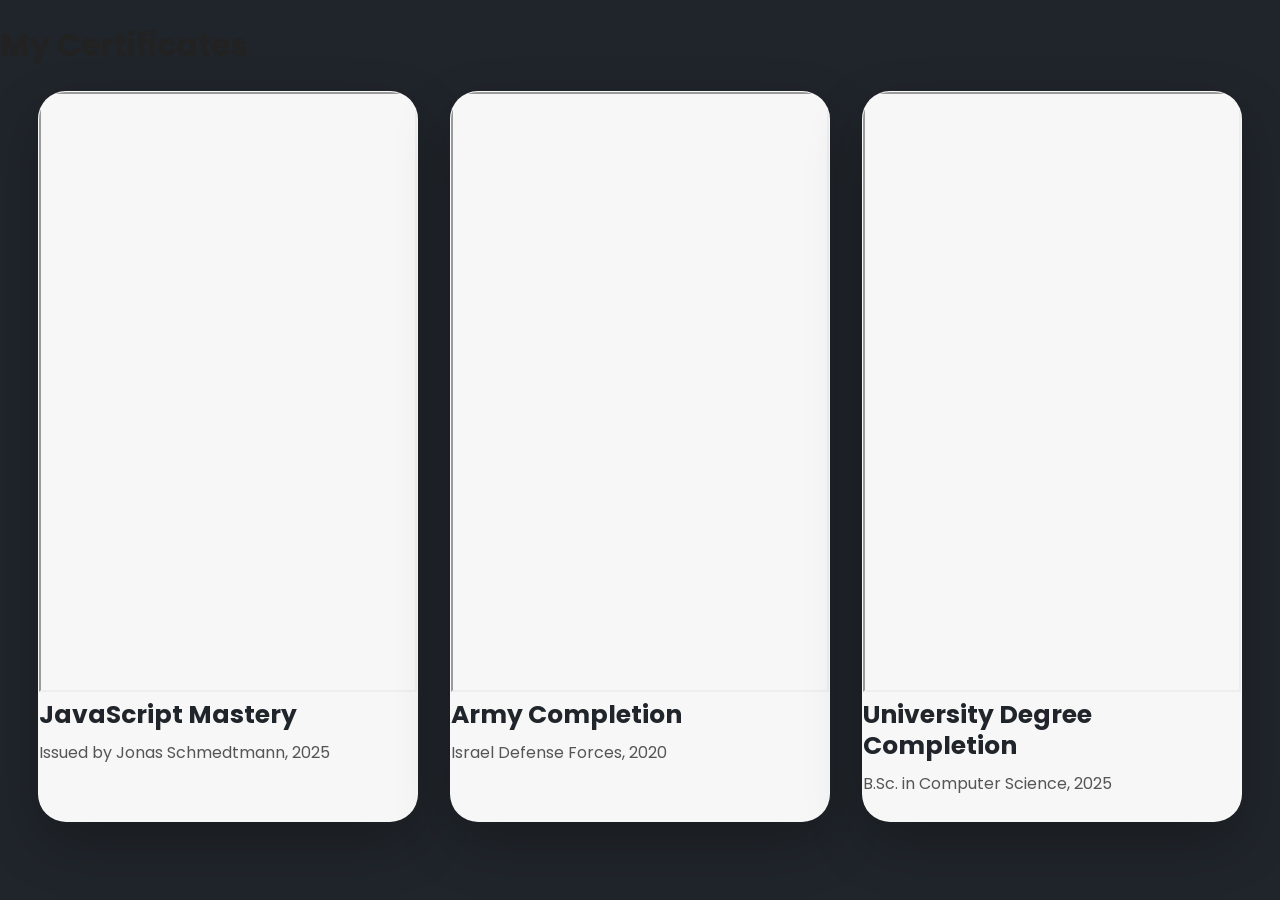
<file: certificates.html>
<!DOCTYPE html>
<html lang="en">

<head>
  <meta charset="UTF-8" />
  <meta name="viewport" content="width=device-width, initial-scale=1.0" />
  <title>Chen Yadgarov - Certificates</title>
  <link href="https://fonts.googleapis.com/css2?family=Poppins:wght@300;400;600&display=swap" rel="stylesheet" />
  <link rel="stylesheet" href="certificates.css" />
</head>

<body>
  <header>
    <h1>My Certificates</h1>
  </header>

  <section class="certificates-container">
    <!-- JavaScript Certificate -->
    <div class="certificate-card">
      <iframe src="img/endingJavaScriptCertificate.pdf" width="100%" height="600px"></iframe>
      <h3>JavaScript Mastery</h3>
      <p>Issued by Jonas Schmedtmann, 2025</p>
    </div>

    <!-- Army Completion -->
    <div class="certificate-card">
      <iframe src="img/ArmyCertificates.pdf" width="100%" height="600px"></iframe>
      <h3>Army Completion</h3>
      <p>Israel Defense Forces, 2020</p>
    </div>

    <!-- University Degree Completion -->
    <div class="certificate-card">
      <iframe src="img/Degree.pdf" width="100%" height="600px"></iframe>
      <h3>University Degree Completion</h3>
      <p>B.Sc. in Computer Science, 2025</p>
    </div>
  </section>
</body>

</html>
</file>
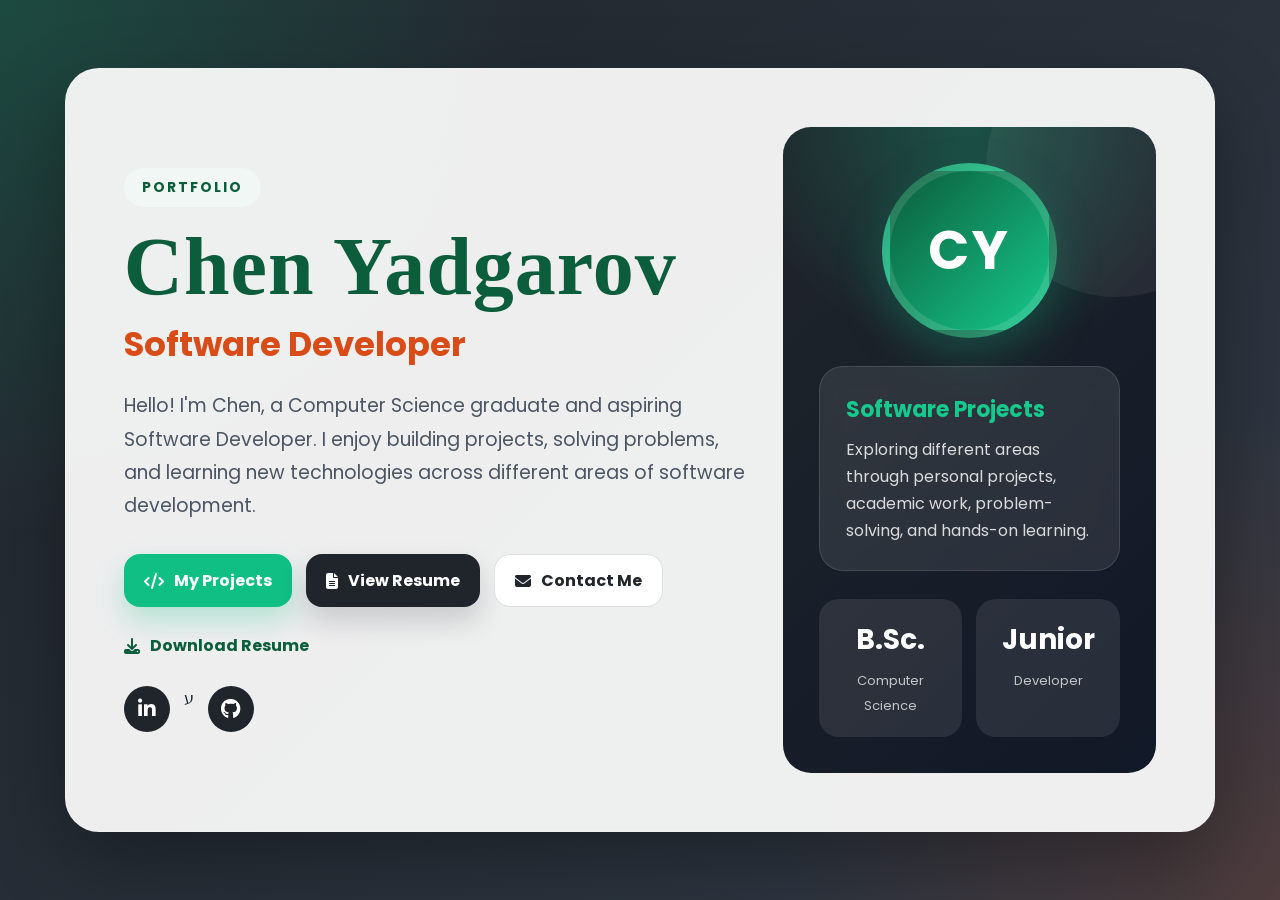
<file: home.html>
<!DOCTYPE html>
<html lang="en">

<head>
  <meta charset="UTF-8" />
  <meta name="viewport" content="width=device-width, initial-scale=1" />

  <title>Home | Chen Yadgarov</title>

  <!-- Google Font -->
  <link href="https://fonts.googleapis.com/css2?family=Poppins:wght@300;400;500;600;700&display=swap"
    rel="stylesheet" />

  <!-- Font Awesome Icons -->
  <link rel="stylesheet" href="https://cdnjs.cloudflare.com/ajax/libs/font-awesome/6.5.1/css/all.min.css" />

  <!-- CSS File -->
  <link rel="stylesheet" href="styleHome.css" />
</head>

<body>

  <main class="home-page">

    <section class="hero-card">

      <!-- Left side -->
      <div class="hero-content">

        <span class="page-label">Portfolio</span>

        <h1>Chen Yadgarov</h1>

        <h2>Software Developer</h2>

        <p>
          Hello! I'm Chen, a Computer Science graduate and aspiring Software Developer.
          I enjoy building projects, solving problems, and learning new technologies
          across different areas of software development.
        </p>

        <div class="btn-group">
          <a href="projects.html" class="btn primary-btn">
            <i class="fa-solid fa-code"></i>
            My Projects
          </a>

          <a href="resumee.html" class="btn secondary-btn">
            <i class="fa-solid fa-file-lines"></i>
            View Resume
          </a>

          <a href="contact.html" class="btn outline-btn">
            <i class="fa-solid fa-envelope"></i>
            Contact Me
          </a>
        </div>

        <a href="img/ChenYadgarovCV.pdf" download class="download-link">
          <i class="fa-solid fa-download"></i>
          Download Resume
        </a>

        <div class="social-links">
          <a href="https://www.linkedin.com/in/chen-yadgarov-12353b305" target="_blank" rel="noopener noreferrer"
            aria-label="LinkedIn">
            <i class="fa-brands fa-linkedin-in"></i>
          </a>ע

          <a href="https://github.com/chenyadgarov" target="_blank" rel="noopener noreferrer" aria-label="GitHub">
            <i class="fa-brands fa-github"></i>
          </a>
        </div>

      </div>

      <!-- Right side -->
      <aside class="hero-side">

        <div class="profile-circle">
          CY
        </div>

        <div class="info-card">
          <h3>Software Projects</h3>
          <p>
            Exploring different areas through personal projects,
            academic work, problem-solving, and hands-on learning.
          </p>
        </div>

        <div class="mini-stats">
          <div>
            <strong>B.Sc.</strong>
            <span>Computer Science</span>
          </div>

          <div>
            <strong>Junior</strong>
            <span>Developer</span>
          </div>
        </div>

      </aside>

    </section>

  </main>

</body>

</html>
</file>
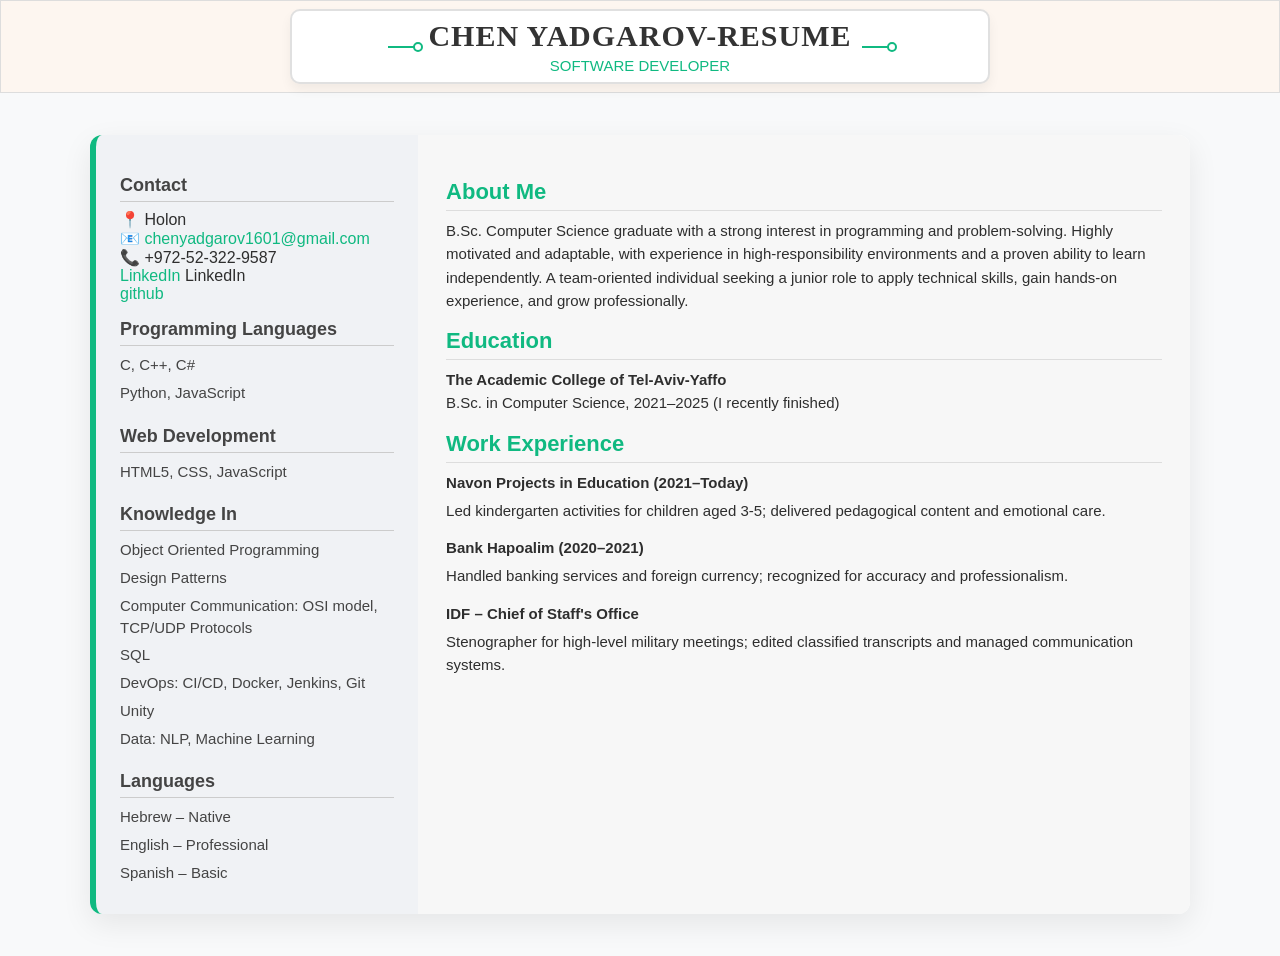
<file: resume.html>
<!DOCTYPE html>
<html lang="en">

<head>
  <meta charset="UTF-8" />
  <title>Chen Yadgarov</title>
  <link rel="stylesheet" href="styleResume.css" />
</head>

<body>

  <div class="scale-wrapper">
    <!-- 🔹 Decorative Top Banner -->
    <div class="top-banner">
      <div class="inner-box">
        <div class="name-line">
          <span class="line"></span>
          <div class="name-title">
            <h1>CHEN YADGAROV-RESUME</h1>
            <p>SOFTWARE DEVELOPER</p>
          </div>
          <span class="line"></span>
        </div>
      </div>
    </div>

    <div class="resume-container">
      <aside class="sidebar">
        <section>
          <h2>Contact</h2>
          <p>📍 Holon</p>
          <p>
            📧
            <a href="mailto:chenyadgarov1601@gmail.com">chenyadgarov1601@gmail.com</a>
          </p>
          <p>📞 +972-52-322-9587</p>
          <p>
            <a href="https://www.linkedin.com/in/chen-yadgarov-12353b305" target="_blank" rel="noopener noreferrer">
              LinkedIn
            </a>
            LinkedIn
            </a>
          </p>
          <p>
            <a href="https://github.com/chenyadgarov">
              github
            </a>
          </p>
        </section>
        <section>
          <h2>Programming Languages</h2>
          <ul>
            <li>C, C++, C#</li>
            <li>Python, JavaScript</li>
          </ul>
        </section>
        <section>
          <h2>Web Development</h2>
          <ul>
            <li>HTML5, CSS, JavaScript</li>
          </ul>
        </section>
        <section>
          <h2>Knowledge In</h2>
          <ul>
            <li>Object Oriented Programming</li>
            <li>Design Patterns</li>
            <li>Computer Communication: OSI model, TCP/UDP Protocols</li>
            <li>SQL</li>
            <li>DevOps: CI/CD, Docker, Jenkins, Git</li>
            <li>Unity</li>
            <li>Data: NLP, Machine Learning</li>
          </ul>
        </section>
        <section>
          <h2>Languages</h2>
          <ul>
            <li>Hebrew – Native</li>
            <li>English – Professional</li>
            <li>Spanish – Basic</li>
          </ul>
        </section>
      </aside>

      <main class="main-content">
        <section>
          <h2>About Me</h2>
          <p>
            B.Sc. Computer Science graduate with a strong interest in
            programming and problem-solving. Highly motivated and
            adaptable, with experience in high-responsibility
            environments and a proven ability to learn independently. A
            team-oriented individual seeking a junior role to apply
            technical skills, gain hands-on experience, and grow
            professionally.

          </p>
        </section>
        <section>
          <h2>Education</h2>
          <p>
            <strong>The Academic College of Tel-Aviv-Yaffo</strong><br />
            B.Sc. in Computer Science, 2021–2025 (I recently finished)
          </p>
        </section>

        <section>
          <h2>Work Experience</h2>
          <div class="job">
            <p><strong>Navon Projects in Education (2021–Today)</strong></p>
            <p>
              Led kindergarten activities for children aged 3-5; delivered
              pedagogical content and emotional care.
            </p>
          </div>
          <div class="job">
            <p><strong>Bank Hapoalim (2020–2021)</strong></p>
            <p>
              Handled banking services and foreign currency; recognized for
              accuracy and professionalism.
            </p>
          </div>
          <div class="job">
            <p><strong>IDF – Chief of Staff's Office</strong></p>
            <p>
              Stenographer for high-level military meetings; edited classified
              transcripts and managed communication systems.
            </p>
          </div>
        </section>
      </main>
    </div>
  </div>
</body>

</html>
</file>
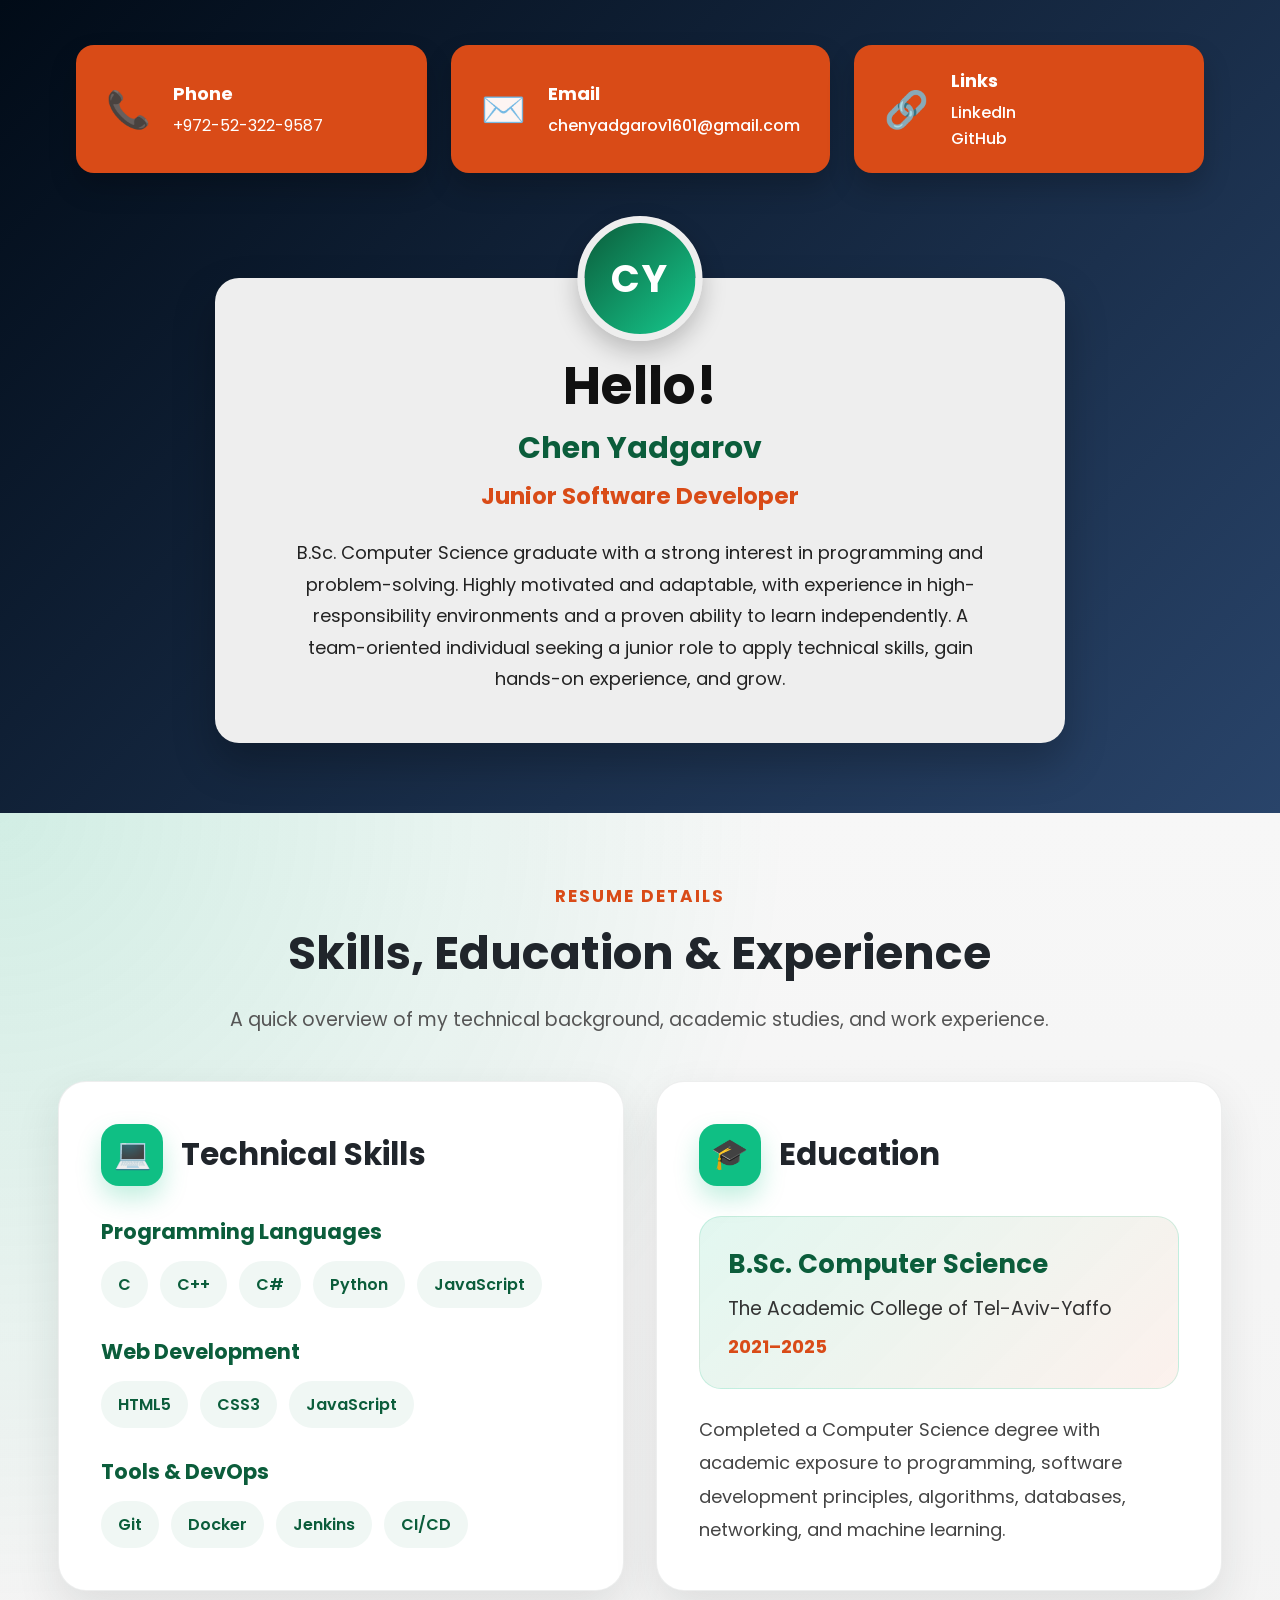
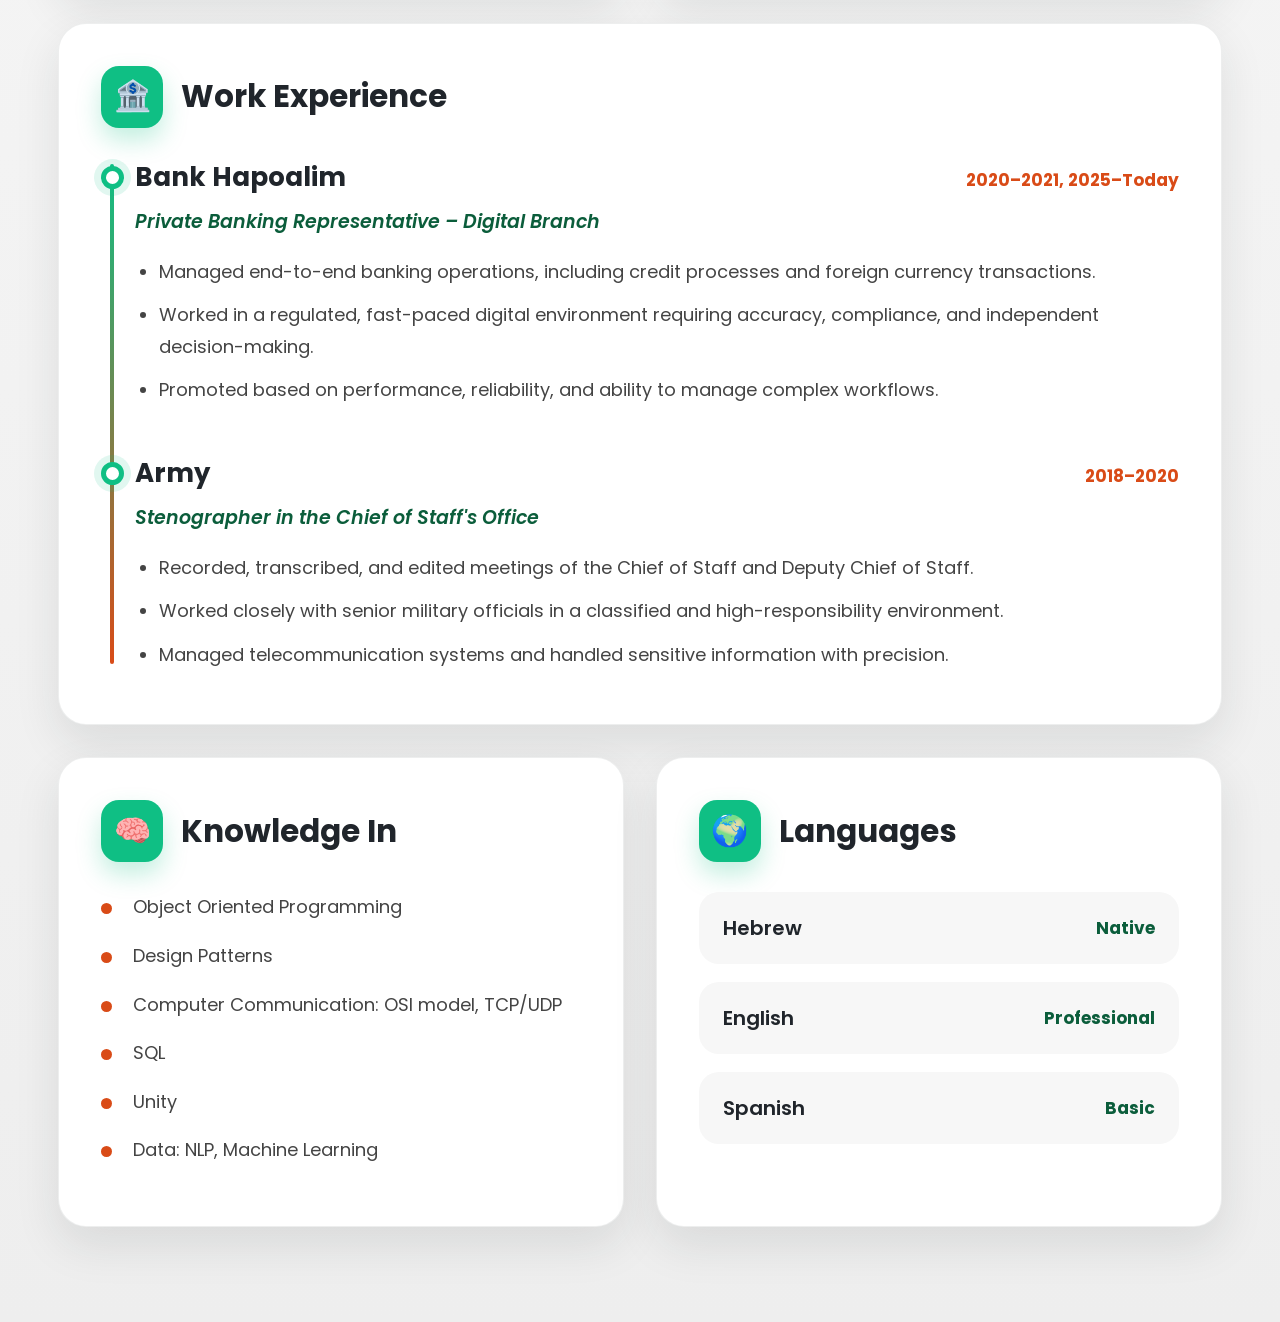
<file: resumee.html>
<!DOCTYPE html>
<html lang="en">

<head>
  <meta charset="UTF-8" />
  <meta name="viewport" content="width=device-width, initial-scale=1.0" />

  <title>Chen Yadgarov - Resume</title>

  <link href="https://fonts.googleapis.com/css2?family=Poppins:wght@300;400;500;600;700&display=swap"
    rel="stylesheet" />
  <link rel="stylesheet" href="resume.css" />
</head>

<body>

  <main class="resume-page">

    <!-- HERO / TOP SECTION -->
    <section class="hero-section">

      <article class="contact-cards">

        <div class="contact-card">
          <span class="icon">📞</span>
          <div>
            <h3>Phone</h3>
            <p>+972-52-322-9587</p>
          </div>
        </div>

        <div class="contact-card">
          <span class="icon">✉️</span>
          <div>
            <h3>Email</h3>
            <p>
              <a href="mailto:chenyadgarov1601@gmail.com">
                chenyadgarov1601@gmail.com
              </a>
            </p>
          </div>
        </div>

        <div class="contact-card">
          <span class="icon">🔗</span>
          <div>
            <h3>Links</h3>
            <p>
              <a href="https://www.linkedin.com/in/chen-levi-12353b305" target="_blank" rel="noopener noreferrer">
                LinkedIn
              </a>
              <br />
              <a href="https://github.com/chenyadgarov" target="_blank" rel="noopener noreferrer">
                GitHub
              </a>
            </p>
          </div>
        </div>

      </article>

      <section class="about-card">

        <div class="profile-circle">
          CY
        </div>

        <h1>Hello!</h1>
        <h2>Chen Yadgarov</h2>
        <h3>Junior Software Developer</h3>

        <p>
          B.Sc. Computer Science graduate with a strong interest in programming and problem-solving.
          Highly motivated and adaptable, with experience in high-responsibility environments and
          a proven ability to learn independently. A team-oriented individual seeking a junior role
          to apply technical skills, gain hands-on experience, and grow.
        </p>

      </section>

    </section>

    <!-- RESUME DETAILS SECTION -->
    <section class="resume-details">

      <div class="section-title">
        <span>Resume Details</span>
        <h2>Skills, Education & Experience</h2>
        <p>
          A quick overview of my technical background, academic studies, and work experience.
        </p>
      </div>

      <div class="resume-grid">

        <!-- Skills -->
        <article class="resume-card skills-card">
          <div class="card-header">
            <span class="card-icon">💻</span>
            <h3>Technical Skills</h3>
          </div>

          <div class="skill-group">
            <h4>Programming Languages</h4>
            <div class="tags">
              <span>C</span>
              <span>C++</span>
              <span>C#</span>
              <span>Python</span>
              <span>JavaScript</span>
            </div>
          </div>

          <div class="skill-group">
            <h4>Web Development</h4>
            <div class="tags">
              <span>HTML5</span>
              <span>CSS3</span>
              <span>JavaScript</span>
            </div>
          </div>

          <div class="skill-group">
            <h4>Tools & DevOps</h4>
            <div class="tags">
              <span>Git</span>
              <span>Docker</span>
              <span>Jenkins</span>
              <span>CI/CD</span>
            </div>
          </div>
        </article>

        <!-- Education -->
        <article class="resume-card education-card">
          <div class="card-header">
            <span class="card-icon">🎓</span>
            <h3>Education</h3>
          </div>

          <div class="highlight-box">
            <h4>B.Sc. Computer Science</h4>
            <p>The Academic College of Tel-Aviv-Yaffo</p>
            <span>2021–2025</span>
          </div>

          <p class="card-text">
            Completed a Computer Science degree with academic exposure to programming,
            software development principles, algorithms, databases, networking, and machine learning.
          </p>
        </article>

        <!-- Work Experience -->
        <article class="resume-card experience-card wide-card">
          <div class="card-header">
            <span class="card-icon">🏦</span>
            <h3>Work Experience</h3>
          </div>

          <div class="timeline">

            <div class="timeline-item">
              <div class="timeline-dot"></div>

              <div class="timeline-content">
                <div class="timeline-title">
                  <h4>Bank Hapoalim</h4>
                  <span>2020–2021, 2025–Today</span>
                </div>

                <p class="role">Private Banking Representative – Digital Branch</p>

                <ul>
                  <li>
                    Managed end-to-end banking operations, including credit processes and
                    foreign currency transactions.
                  </li>
                  <li>
                    Worked in a regulated, fast-paced digital environment requiring accuracy,
                    compliance, and independent decision-making.
                  </li>
                  <li>
                    Promoted based on performance, reliability, and ability to manage complex workflows.
                  </li>
                </ul>
              </div>
            </div>

            <div class="timeline-item">
              <div class="timeline-dot"></div>

              <div class="timeline-content">
                <div class="timeline-title">
                  <h4>Army</h4>
                  <span>2018–2020</span>
                </div>

                <p class="role">Stenographer in the Chief of Staff's Office</p>

                <ul>
                  <li>
                    Recorded, transcribed, and edited meetings of the Chief of Staff and Deputy Chief of Staff.
                  </li>
                  <li>
                    Worked closely with senior military officials in a classified and high-responsibility environment.
                  </li>
                  <li>
                    Managed telecommunication systems and handled sensitive information with precision.
                  </li>
                </ul>
              </div>
            </div>

          </div>
        </article>

        <!-- Knowledge -->
        <article class="resume-card knowledge-card">
          <div class="card-header">
            <span class="card-icon">🧠</span>
            <h3>Knowledge In</h3>
          </div>

          <ul class="clean-list">
            <li>Object Oriented Programming</li>
            <li>Design Patterns</li>
            <li>Computer Communication: OSI model, TCP/UDP</li>
            <li>SQL</li>
            <li>Unity</li>
            <li>Data: NLP, Machine Learning</li>
          </ul>
        </article>

        <!-- Languages -->
        <article class="resume-card languages-card">
          <div class="card-header">
            <span class="card-icon">🌍</span>
            <h3>Languages</h3>
          </div>

          <div class="language-list">

            <div class="language-item">
              <span>Hebrew</span>
              <strong>Native</strong>
            </div>

            <div class="language-item">
              <span>English</span>
              <strong>Professional</strong>
            </div>

            <div class="language-item">
              <span>Spanish</span>
              <strong>Basic</strong>
            </div>

          </div>
        </article>

      </div>

    </section>

  </main>

</body>

</html>
</file>
<file: certificates.css>
* {
  box-sizing: border-box;
}

body {
  margin: 0;
  font-family: "Poppins", sans-serif;
  background-color: #20252b;
  color: #222;
}

.certificates-page {
  min-height: 100vh;
  background:
    radial-gradient(circle at top left, rgba(15, 191, 132, 0.22), transparent 32%),
    linear-gradient(135deg, #20252b, #303946);
  padding-bottom: 90px;
}

/* =========================
   HERO
========================= */

.certificates-hero {
  width: min(1050px, 92%);
  margin: 0 auto;
  padding: 80px 20px 50px;
  text-align: center;
  color: white;
}

.page-label {
  display: inline-block;
  margin-bottom: 16px;
  padding: 9px 18px;

  background-color: rgba(15, 191, 132, 0.16);
  color: #16c98d;

  border: 1px solid rgba(22, 201, 141, 0.28);
  border-radius: 999px;

  font-size: 14px;
  font-weight: 700;
  letter-spacing: 2px;
  text-transform: uppercase;
}

.certificates-hero h1 {
  margin: 0;
  font-size: clamp(46px, 7vw, 82px);
  line-height: 1;
  letter-spacing: 2px;
  font-weight: 700;
}

.certificates-hero p {
  max-width: 760px;
  margin: 24px auto 0;

  font-size: 18px;
  line-height: 1.8;
  color: rgba(255, 255, 255, 0.78);
}

/* =========================
   CERTIFICATES GRID
========================= */

.certificates-container {
  width: min(1450px, 94%);
  margin: 0 auto;

  display: grid;
  grid-template-columns: repeat(3, 1fr);
  gap: 32px;
}

.certificate-card {
  background-color: #f7f7f7;
  border-radius: 28px;
  overflow: hidden;

  box-shadow: 0 22px 55px rgba(0, 0, 0, 0.22);
  border: 1px solid rgba(255, 255, 255, 0.12);

  transition: transform 0.25s ease, box-shadow 0.25s ease;
}

.certificate-card:hover {
  transform: translateY(-8px);
  box-shadow: 0 30px 70px rgba(0, 0, 0, 0.32);
}

/* PDF AREA */

.pdf-preview {
  height: 430px;
  padding: 18px;
  background:
    linear-gradient(135deg, rgba(15, 191, 132, 0.12), rgba(217, 75, 23, 0.08));
}

.pdf-preview iframe {
  width: 100%;
  height: 100%;
  border: none;
  border-radius: 18px;
  background-color: white;
  box-shadow: inset 0 0 0 1px rgba(32, 37, 43, 0.08);
}

/* CONTENT */

.certificate-content {
  padding: 28px 30px 32px;
}

.certificate-badge {
  display: inline-block;
  margin-bottom: 16px;
  padding: 8px 14px;

  background-color: #f0f7f4;
  color: #0b5d3b;

  border-radius: 999px;

  font-size: 13px;
  font-weight: 700;
  letter-spacing: 1px;
  text-transform: uppercase;
}

.certificate-card h3 {
  margin: 0 0 10px;
  color: #20252b;
  font-size: 25px;
  line-height: 1.25;
}

.certificate-card p {
  margin: 0 0 24px;
  color: #555;
  font-size: 16px;
  line-height: 1.6;
}

.view-button {
  display: inline-flex;
  align-items: center;
  justify-content: center;

  min-height: 46px;
  padding: 12px 20px;

  background-color: #0fbf84;
  color: white;

  border-radius: 14px;
  text-decoration: none;

  font-size: 15px;
  font-weight: 700;

  box-shadow: 0 12px 24px rgba(15, 191, 132, 0.25);
  transition: background-color 0.2s ease, transform 0.2s ease;
}

.view-button:hover {
  background-color: #0b9f70;
  transform: translateY(-2px);
}

/* =========================
   RESPONSIVE
========================= */

@media (max-width: 1100px) {
  .certificates-container {
    grid-template-columns: repeat(2, 1fr);
  }

  .pdf-preview {
    height: 400px;
  }
}

@media (max-width: 700px) {
  .certificates-page {
    padding-bottom: 60px;
  }

  .certificates-hero {
    padding: 55px 16px 35px;
  }

  .certificates-hero p {
    font-size: 16px;
  }

  .certificates-container {
    grid-template-columns: 1fr;
    width: min(520px, 92%);
    gap: 26px;
  }

  .pdf-preview {
    height: 360px;
    padding: 14px;
  }

  .certificate-content {
    padding: 24px;
  }

  .certificate-card h3 {
    font-size: 22px;
  }
}
</file>
<file: styleHome.css>
/* ===== RESET ===== */
* {
  margin: 0;
  padding: 0;
  box-sizing: border-box;
}

/* ===== GENERAL ===== */
html,
body {
  width: 100%;
  min-height: 100%;
  overflow-x: hidden;
  overflow-y: auto;
}

body {
  font-family: "Poppins", sans-serif;
  background-color: #20252b;
  color: #1f2937;
}

/* ===== PAGE BACKGROUND ===== */
.home-page {
  min-height: 100vh;
  padding: clamp(24px, 5vw, 60px) clamp(14px, 4vw, 28px);

  background:
    radial-gradient(circle at top left, rgba(15, 191, 132, 0.24), transparent 34%),
    radial-gradient(circle at bottom right, rgba(217, 75, 23, 0.18), transparent 32%),
    linear-gradient(135deg, #20252b, #303946);

  display: flex;
  align-items: center;
  justify-content: center;
}

/* ===== MAIN CARD ===== */
.hero-card {
  width: min(1300px, 94%);
  min-height: min(650px, calc(100vh - 80px));

  display: grid;
  grid-template-columns: minmax(0, 1.25fr) minmax(300px, 0.75fr);
  gap: clamp(24px, 4vw, 36px);

  background-color: rgba(247, 247, 247, 0.96);
  border-radius: clamp(24px, 4vw, 34px);
  padding: clamp(28px, 5vw, 58px);

  box-shadow: 0 30px 80px rgba(0, 0, 0, 0.32);
  border: 1px solid rgba(255, 255, 255, 0.16);
}

/* ===== LEFT CONTENT ===== */
.hero-content {
  display: flex;
  flex-direction: column;
  justify-content: center;
  min-width: 0;
}

.page-label {
  width: fit-content;
  margin-bottom: 18px;
  padding: 9px 18px;

  border-radius: 999px;
  background-color: #f0f7f4;
  color: #0b5d3b;

  font-size: clamp(12px, 2.5vw, 14px);
  font-weight: 700;
  letter-spacing: 2px;
  text-transform: uppercase;
}

.hero-content h1 {
  margin: 0 0 14px;

  font-family: "Georgia", serif;
  font-size: clamp(38px, 8vw, 82px);
  line-height: 1.03;
  color: #0b5d3b;
  font-weight: 700;
  letter-spacing: 1px;
}

.hero-content h2 {
  margin: 0 0 24px;

  font-size: clamp(20px, 4vw, 34px);
  line-height: 1.25;
  color: #d94b17;
  font-weight: 700;
}

.hero-content p {
  max-width: 760px;
  margin: 0 0 32px;

  font-size: clamp(15px, 2.8vw, 19px);
  line-height: 1.75;
  color: #4b5563;
}

/* ===== BUTTONS ===== */
.btn-group {
  display: flex;
  flex-wrap: wrap;
  gap: 14px;
  margin-bottom: 22px;
}

.btn {
  min-height: 50px;
  padding: 13px 20px;

  border-radius: 16px;
  text-decoration: none;

  display: inline-flex;
  align-items: center;
  justify-content: center;
  gap: 10px;

  font-size: clamp(14px, 2.5vw, 16px);
  font-weight: 700;

  transition:
    transform 0.2s ease,
    box-shadow 0.2s ease,
    background-color 0.2s ease;
}

.primary-btn {
  background-color: #0fbf84;
  color: white;
  box-shadow: 0 14px 28px rgba(15, 191, 132, 0.25);
}

.primary-btn:hover {
  background-color: #0b9f70;
  transform: translateY(-2px);
  box-shadow: 0 18px 36px rgba(15, 191, 132, 0.3);
}

.secondary-btn {
  background-color: #20252b;
  color: white;
  box-shadow: 0 14px 28px rgba(32, 37, 43, 0.18);
}

.secondary-btn:hover {
  background-color: #111827;
  transform: translateY(-2px);
}

.outline-btn {
  background-color: white;
  color: #20252b;
  border: 1px solid rgba(32, 37, 43, 0.14);
}

.outline-btn:hover {
  background-color: #f3f4f6;
  transform: translateY(-2px);
}

/* ===== DOWNLOAD LINK ===== */
.download-link {
  width: fit-content;
  margin-top: 4px;

  display: inline-flex;
  align-items: center;
  gap: 10px;

  color: #0b5d3b;
  font-size: clamp(14px, 2.5vw, 16px);
  font-weight: 700;
  text-decoration: none;
}

.download-link:hover {
  text-decoration: underline;
}

/* ===== SOCIAL LINKS ===== */
.social-links {
  margin-top: 28px;

  display: flex;
  flex-wrap: wrap;
  gap: 14px;
}

.social-links a {
  width: 46px;
  height: 46px;

  border-radius: 50%;
  background-color: #20252b;
  color: white;

  display: flex;
  align-items: center;
  justify-content: center;

  font-size: 20px;
  text-decoration: none;

  transition:
    transform 0.2s ease,
    background-color 0.2s ease;
}

.social-links a:hover {
  background-color: #0fbf84;
  transform: translateY(-4px);
}

/* ===== RIGHT SIDE ===== */
.hero-side {
  border-radius: 28px;
  padding: clamp(24px, 4vw, 36px);

  background:
    radial-gradient(circle at top, rgba(22, 201, 141, 0.28), transparent 34%),
    linear-gradient(135deg, #20252b, #111827);

  color: white;

  display: flex;
  flex-direction: column;
  justify-content: center;
  align-items: center;
  gap: clamp(20px, 4vw, 28px);

  position: relative;
  overflow: hidden;
  min-width: 0;
}

.hero-side::before {
  content: "";
  position: absolute;

  width: 260px;
  height: 260px;
  border-radius: 50%;

  background-color: rgba(255, 255, 255, 0.06);

  top: -90px;
  right: -90px;
}

/* ===== PROFILE CIRCLE ===== */
.profile-circle {
  width: clamp(118px, 18vw, 175px);
  height: clamp(118px, 18vw, 175px);
  border-radius: 50%;

  background: linear-gradient(135deg, #0b5d3b, #16c98d);
  color: white;

  display: flex;
  align-items: center;
  justify-content: center;

  font-size: clamp(36px, 7vw, 54px);
  font-weight: 700;
  letter-spacing: 3px;

  box-shadow: 0 18px 45px rgba(15, 191, 132, 0.25);
  border: 8px solid rgba(255, 255, 255, 0.12);

  position: relative;
  z-index: 2;
}

/* ===== INFO CARD ===== */
.info-card {
  width: 100%;
  padding: clamp(20px, 4vw, 26px);

  border-radius: 24px;
  background-color: rgba(255, 255, 255, 0.09);
  backdrop-filter: blur(10px);

  border: 1px solid rgba(255, 255, 255, 0.12);

  position: relative;
  z-index: 2;
}

.info-card h3 {
  margin: 0 0 10px;

  font-size: clamp(18px, 3.5vw, 22px);
  color: #16c98d;
}

.info-card p {
  margin: 0;

  font-size: clamp(14px, 2.8vw, 16px);
  line-height: 1.7;
  color: rgba(255, 255, 255, 0.82);
}

/* ===== MINI STATS ===== */
.mini-stats {
  width: 100%;

  display: grid;
  grid-template-columns: repeat(2, minmax(0, 1fr));
  gap: 14px;

  position: relative;
  z-index: 2;
}

.mini-stats div {
  padding: 20px 12px;

  border-radius: 20px;
  background-color: rgba(255, 255, 255, 0.09);

  text-align: center;
}

.mini-stats strong {
  display: block;
  margin-bottom: 6px;

  font-size: clamp(23px, 5vw, 28px);
  color: white;
}

.mini-stats span {
  font-size: 13px;
  color: rgba(255, 255, 255, 0.72);
}

/* ===== RESPONSIVE - TABLET ===== */
@media (max-width: 1000px) {
  .home-page {
    align-items: flex-start;
    padding: 32px 18px;
  }

  .hero-card {
    grid-template-columns: 1fr;
    width: min(760px, 96%);
    min-height: auto;
    padding: 36px;
  }

  .hero-side {
    min-height: auto;
  }

  .hero-content {
    text-align: center;
    align-items: center;
  }

  .hero-content p {
    margin-left: auto;
    margin-right: auto;
  }

  .btn-group,
  .social-links {
    justify-content: center;
  }
}

/* ===== RESPONSIVE - MOBILE ===== */
@media (max-width: 600px) {
  .home-page {
    display: block;
    min-height: auto;
    padding: 20px 12px 36px;
  }

  .hero-card {
    width: 100%;
    min-height: auto;
    padding: 22px;
    border-radius: 24px;
    gap: 24px;
  }

  .page-label {
    margin-bottom: 14px;
    letter-spacing: 1.4px;
  }

  .hero-content h1 {
    font-size: clamp(34px, 11vw, 46px);
  }

  .hero-content h2 {
    font-size: clamp(19px, 6vw, 24px);
    margin-bottom: 20px;
  }

  .hero-content p {
    font-size: 15.5px;
    line-height: 1.7;
    margin-bottom: 24px;
  }

  .btn-group {
    flex-direction: column;
    width: 100%;
  }

  .btn {
    width: 100%;
    min-height: 48px;
  }

  .download-link {
    justify-content: center;
  }

  .hero-side {
    padding: 22px;
    border-radius: 22px;
    min-height: auto;
  }

  .profile-circle {
    width: 118px;
    height: 118px;
    font-size: 34px;
    border-width: 6px;
  }

  .info-card {
    text-align: center;
  }

  .mini-stats {
    grid-template-columns: 1fr;
  }
}

/* ===== VERY SMALL PHONES ===== */
@media (max-width: 380px) {
  .hero-card {
    padding: 18px;
  }

  .hero-content h1 {
    font-size: 32px;
  }

  .social-links a {
    width: 42px;
    height: 42px;
  }
}
</file>
<file: styleResume.css>
/* ===== GENERAL RESET & BODY ===== */
* {
  margin: 0;
  padding: 0;
  box-sizing: border-box;
}

html,
body {
  width: 100%;
  min-height: 100%;
  overflow-x: hidden;
  overflow-y: auto;
  font-family: "Segoe UI", sans-serif;
  background-color: #f8f9fa; /* אפור בהיר ונעים */
  color: #2e2e2e;
}

/* ===== TOP BANNER ===== */
.top-banner {
  background-color: #fdf6f0; /* בז' רגוע */
  padding: 8px 12px;
  text-align: center;
  border: 1px solid #ddd;
}

.inner-box {
  background-color: white;
  margin: 0 auto;
  padding: 8px 12px;
  width: min(700px, 100%);
  border: 2px solid #e0e0e0;
  border-radius: 10px;
  box-shadow: 0 6px 12px rgba(0, 0, 0, 0.05);
}

.name-line {
  display: flex;
  align-items: center;
  justify-content: center;
  gap: 10px;
  flex-wrap: wrap;
}

.name-title h1 {
  margin: 0;
  font-size: clamp(22px, 5vw, 30px);
  font-family: "Georgia", serif;
  color: #333;
  letter-spacing: 1px;
}

.name-title p {
  margin: 4px 0 0;
  font-size: clamp(13px, 3vw, 15px);
  color: #10b981;
  font-family: Arial, sans-serif;
}

.line {
  width: 30px;
  height: 2px;
  background-color: #10b981;
  position: relative;
}

.line::after {
  content: "";
  width: 6px;
  height: 6px;
  border: 2px solid #10b981;
  border-radius: 50%;
  background-color: white;
  position: absolute;
  top: 50%;
  left: 100%;
  transform: translate(-50%, -50%);
}

/* ===== RESUME CONTAINER ===== */
.resume-container {
  width: min(1100px, calc(100% - 32px));
  margin: 42px auto;
  padding: 0;

  display: grid;
  grid-template-columns: minmax(240px, 0.85fr) minmax(0, 2fr);
  gap: 0;

  background: white;
  border-radius: 12px;
  box-shadow: 0 10px 30px rgba(0, 0, 0, 0.08);
  overflow: visible;
}

/* ===== SIDEBAR ===== */
.sidebar {
  background: #f0f2f5;
  border-left: 6px solid #10b981;
  padding: clamp(16px, 3vw, 24px);
  box-sizing: border-box;
  display: flex;
  flex-direction: column;
  overflow: visible;
  border-top-left-radius: 12px;
  border-bottom-left-radius: 12px;
}

.sidebar h1 {
  margin: 4px 0;
  color: #10b981;
  font-size: clamp(18px, 3vw, 24px);
  line-height: 1.2;
}

.sidebar .title {
  margin: 0 0 10px;
  font-style: italic;
  color: #666;
  font-size: clamp(13px, 2.5vw, 15px);
}

.sidebar h2 {
  margin: 16px 0 8px;
  font-size: clamp(15px, 2.8vw, 18px);
  color: #444;
  border-bottom: 1px solid #ccc;
  padding-bottom: 5px;
}

.sidebar ul {
  list-style: none;
  padding: 0;
  margin: 0;
}

.sidebar ul li {
  margin-bottom: 6px;
  color: #444;
  font-size: clamp(13px, 2.5vw, 15px);
  line-height: 1.45;
}

.sidebar a {
  color: #10b981;
  text-decoration: none;
  word-break: break-word;
}

.sidebar a:hover {
  text-decoration: underline;
}

/* ===== MAIN CONTENT ===== */
.main-content {
  background-color: #f7f7f7;
  padding: clamp(18px, 3.5vw, 28px);
  box-sizing: border-box;
  overflow: visible;
  border-top-right-radius: 12px;
  border-bottom-right-radius: 12px;
}

.main-content h2 {
  color: #10b981;
  font-size: clamp(17px, 3vw, 22px);
  border-bottom: 1px solid #ddd;
  padding-bottom: 5px;
  margin: 16px 0 8px;
}

.main-content p,
.main-content li {
  font-size: clamp(13px, 2.4vw, 15px);
  line-height: 1.55;
  margin: 5px 0;
}

.main-content ul {
  padding-right: 18px;
  margin: 6px 0 10px;
}

.job {
  margin-bottom: 14px;
}

/* ===== TABLET ===== */
@media (max-width: 850px) {
  .resume-container {
    grid-template-columns: 1fr;
    width: min(760px, calc(100% - 24px));
    margin: 28px auto;
  }

  .sidebar {
    border-left: none;
    border-top: 6px solid #10b981;
    border-radius: 12px 12px 0 0;
  }

  .main-content {
    border-radius: 0 0 12px 12px;
  }
}

/* ===== MOBILE ===== */
@media (max-width: 520px) {
  .top-banner {
    padding: 6px 8px;
  }

  .inner-box {
    padding: 8px 10px;
  }

  .line {
    display: none;
  }

  .resume-container {
    width: calc(100% - 16px);
    margin: 18px auto 32px;
    border-radius: 10px;
  }

  .sidebar,
  .main-content {
    padding: 16px;
  }

  .main-content ul {
    padding-right: 16px;
  }
}
</file>
<file: resume.css>
* {
  box-sizing: border-box;
}

body {
  margin: 0;
  font-family: "Poppins", sans-serif;
  background-color: #20252b;
  color: #222;
}

.resume-page {
  min-height: 100vh;
}

/* =========================
   HERO SECTION
========================= */

.hero-section {
  padding: 45px 40px 70px;
  background: linear-gradient(135deg, #010b17, #29446a);
}

/* כרטיסי יצירת קשר למעלה */
.contact-cards {
  width: min(1300px, 94%);
  margin: 0 auto;

  display: grid;
  grid-template-columns: repeat(3, 1fr);
  gap: 24px;

  position: relative;
  z-index: 2;
}

.contact-card {
  min-height: 110px;
  background-color: #d94b17;
  color: white;
  border-radius: 18px;
  padding: 22px 30px;

  display: flex;
  align-items: center;
  gap: 22px;

  box-shadow: 0 14px 28px rgba(0, 0, 0, 0.2);
}

.contact-card .icon {
  font-size: 36px;
  opacity: 0.95;
  flex-shrink: 0;
}

.contact-card h3 {
  margin: 0 0 6px;
  font-size: 18px;
  font-weight: 700;
}

.contact-card p {
  margin: 0;
  font-size: 16px;
  line-height: 1.6;
}

.contact-card a {
  color: white;
  text-decoration: none;
  font-weight: 500;
}

.contact-card a:hover {
  text-decoration: underline;
}

/* הכרטיס העליון - About */
.about-card {
  width: min(850px, 88%);
  margin: 105px auto 0;
  padding: 82px 65px 48px;

  background-color: #eeeeee;
  border-radius: 24px;
  text-align: center;

  position: relative;
  z-index: 3;

  box-shadow: 0 20px 42px rgba(0, 0, 0, 0.25);
}

.profile-circle {
  width: 125px;
  height: 125px;
  border-radius: 50%;

  background: linear-gradient(135deg, #0b5d3b, #16c98d);
  color: white;

  display: flex;
  align-items: center;
  justify-content: center;

  font-size: 38px;
  font-weight: 700;
  letter-spacing: 2px;

  position: absolute;
  top: -62px;
  left: 50%;
  transform: translateX(-50%);

  border: 7px solid #eeeeee;
  box-shadow: 0 10px 24px rgba(0, 0, 0, 0.22);
}

.about-card h1 {
  margin: 0 0 14px;
  font-size: 52px;
  line-height: 1;
  color: #111;
  font-weight: 700;
}

.about-card h2 {
  margin: 0 0 8px;
  font-size: 30px;
  color: #0b5d3b;
  font-weight: 700;
}

.about-card h3 {
  margin: 0 0 24px;
  font-size: 23px;
  color: #d94b17;
  font-weight: 700;
}

.about-card p {
  max-width: 700px;
  margin: 0 auto;

  font-size: 18px;
  line-height: 1.75;
  color: #222;
}

/* =========================
   RESUME DETAILS SECTION
========================= */

.resume-details {
  padding: 70px 34px 95px;
  background:
    radial-gradient(circle at top left, rgba(15, 191, 132, 0.16), transparent 32%),
    linear-gradient(180deg, #f7f7f7, #eeeeee);
}

.section-title {
  width: min(1200px, 96%);
  margin: 0 auto 45px;
  text-align: center;
}

.section-title span {
  display: inline-block;
  margin-bottom: 10px;
  color: #d94b17;
  font-size: 17px;
  font-weight: 700;
  letter-spacing: 2px;
  text-transform: uppercase;
}

.section-title h2 {
  margin: 0;
  font-size: 46px;
  color: #20252b;
}

.section-title p {
  max-width: 850px;
  margin: 16px auto 0;
  font-size: 19px;
  line-height: 1.7;
  color: #555;
}

/* כאן הרחבתי את כל החלק התחתון */
.resume-grid {
  width: min(1500px, 96%);
  margin: 0 auto;

  display: grid;
  grid-template-columns: 1.05fr 1.05fr;
  gap: 32px;
}

.resume-card {
  background-color: white;
  border-radius: 28px;
  padding: 42px;

  box-shadow: 0 18px 45px rgba(32, 37, 43, 0.1);
  border: 1px solid rgba(32, 37, 43, 0.08);

  transition: transform 0.25s ease, box-shadow 0.25s ease;
}

.resume-card:hover {
  transform: translateY(-5px);
  box-shadow: 0 26px 55px rgba(32, 37, 43, 0.16);
}

.wide-card {
  grid-column: 1 / -1;
}

.card-header {
  display: flex;
  align-items: center;
  gap: 18px;

  margin-bottom: 30px;
}

.card-icon {
  width: 62px;
  height: 62px;
  border-radius: 18px;

  background-color: #0fbf84;

  display: flex;
  align-items: center;
  justify-content: center;

  font-size: 30px;
  box-shadow: 0 12px 25px rgba(15, 191, 132, 0.25);
}

.card-header h3 {
  margin: 0;
  font-size: 31px;
  color: #20252b;
}

/* =========================
   SKILLS
========================= */

.skill-group {
  margin-bottom: 28px;
}

.skill-group:last-child {
  margin-bottom: 0;
}

.skill-group h4 {
  margin: 0 0 14px;
  font-size: 21px;
  color: #0b5d3b;
}

.tags {
  display: flex;
  flex-wrap: wrap;
  gap: 12px;
}

.tags span {
  padding: 11px 17px;
  border-radius: 999px;

  background-color: #f0f7f4;
  color: #0b5d3b;

  font-size: 16px;
  font-weight: 600;
}

/* =========================
   EDUCATION
========================= */

.highlight-box {
  padding: 28px;
  border-radius: 22px;
  background:
    linear-gradient(135deg, rgba(15, 191, 132, 0.12), rgba(217, 75, 23, 0.08));
  border: 1px solid rgba(15, 191, 132, 0.16);
}

.highlight-box h4 {
  margin: 0 0 10px;
  font-size: 26px;
  color: #0b5d3b;
}

.highlight-box p {
  margin: 0 0 10px;
  font-size: 19px;
  color: #333;
}

.highlight-box span {
  color: #d94b17;
  font-size: 18px;
  font-weight: 700;
}

.card-text {
  margin: 24px 0 0;
  font-size: 18px;
  line-height: 1.85;
  color: #444;
}

/* =========================
   WORK EXPERIENCE - TIMELINE
========================= */

.timeline {
  position: relative;
  padding-left: 34px;
}

.timeline::before {
  content: "";
  position: absolute;
  left: 9px;
  top: 6px;
  bottom: 6px;

  width: 4px;
  border-radius: 10px;
  background: linear-gradient(#0fbf84, #d94b17);
}

.timeline-item {
  position: relative;
  margin-bottom: 48px;
}

.timeline-item:last-child {
  margin-bottom: 0;
}

.timeline-dot {
  position: absolute;
  left: -34px;
  top: 8px;

  width: 23px;
  height: 23px;
  border-radius: 50%;

  background-color: white;
  border: 5px solid #0fbf84;
  box-shadow: 0 0 0 7px rgba(15, 191, 132, 0.12);
}

.timeline-title {
  display: flex;
  justify-content: space-between;
  gap: 22px;
  align-items: baseline;
}

.timeline-title h4 {
  margin: 0;
  font-size: 26px;
  color: #20252b;
}

.timeline-title span {
  color: #d94b17;
  font-size: 17px;
  font-weight: 700;
  white-space: nowrap;
}

.role {
  margin: 10px 0 20px;
  color: #0b5d3b;
  font-size: 19px;
  font-weight: 600;
  font-style: italic;
}

.timeline-content ul {
  margin: 0;
  padding-left: 24px;
}

.timeline-content li {
  margin-bottom: 12px;
  font-size: 18px;
  line-height: 1.75;
  color: #444;
}

/* =========================
   KNOWLEDGE
========================= */

.clean-list {
  margin: 0;
  padding: 0;
  list-style: none;
}

.clean-list li {
  position: relative;
  padding-left: 32px;
  margin-bottom: 18px;

  font-size: 18px;
  line-height: 1.7;
  color: #444;
}

.clean-list li::before {
  content: "";
  position: absolute;
  left: 0;
  top: 11px;

  width: 11px;
  height: 11px;
  border-radius: 50%;
  background-color: #d94b17;
}

/* =========================
   LANGUAGES
========================= */

.language-list {
  display: grid;
  gap: 18px;
}

.language-item {
  padding: 21px 24px;
  border-radius: 20px;
  background-color: #f7f7f7;

  display: flex;
  justify-content: space-between;
  align-items: center;
}

.language-item span {
  font-size: 20px;
  font-weight: 600;
  color: #20252b;
}

.language-item strong {
  color: #0b5d3b;
  font-size: 17px;
}

/* =========================
   RESPONSIVE
========================= */

@media (max-width: 1000px) {
  .hero-section {
    padding: 40px 28px 70px;
  }

  .contact-cards {
    grid-template-columns: 1fr;
    max-width: 700px;
  }

  .about-card {
    margin-top: 115px;
  }

  .resume-grid {
    grid-template-columns: 1fr;
    width: min(900px, 94%);
  }

  .wide-card {
    grid-column: auto;
  }

  .timeline-title {
    flex-direction: column;
    gap: 5px;
  }
}

@media (max-width: 600px) {
  .hero-section {
    padding: 32px 16px 65px;
  }

  .contact-card {
    padding: 22px;
    min-height: auto;
  }

  .contact-card .icon {
    font-size: 32px;
  }

  .contact-card h3 {
    font-size: 17px;
  }

  .contact-card p {
    font-size: 15px;
  }

  .about-card {
    width: 100%;
    margin-top: 105px;
    padding: 75px 24px 40px;
  }

  .profile-circle {
    width: 115px;
    height: 115px;
    top: -57px;
    font-size: 34px;
  }

  .about-card h1 {
    font-size: 42px;
  }

  .about-card h2 {
    font-size: 24px;
  }

  .about-card h3 {
    font-size: 19px;
  }

  .about-card p {
    font-size: 16px;
  }

  .resume-details {
    padding: 58px 16px 75px;
  }

  .section-title h2 {
    font-size: 32px;
  }

  .section-title p {
    font-size: 16px;
  }

  .resume-card {
    padding: 26px;
  }

  .card-header h3 {
    font-size: 24px;
  }

  .card-icon {
    width: 52px;
    height: 52px;
    font-size: 25px;
  }

  .timeline {
    padding-left: 24px;
  }

  .timeline-dot {
    left: -28px;
  }

  .timeline-title h4 {
    font-size: 22px;
  }

  .timeline-title span,
  .role,
  .timeline-content li,
  .clean-list li,
  .card-text {
    font-size: 16px;
  }

  .tags span {
    font-size: 14px;
  }
}
</file>
